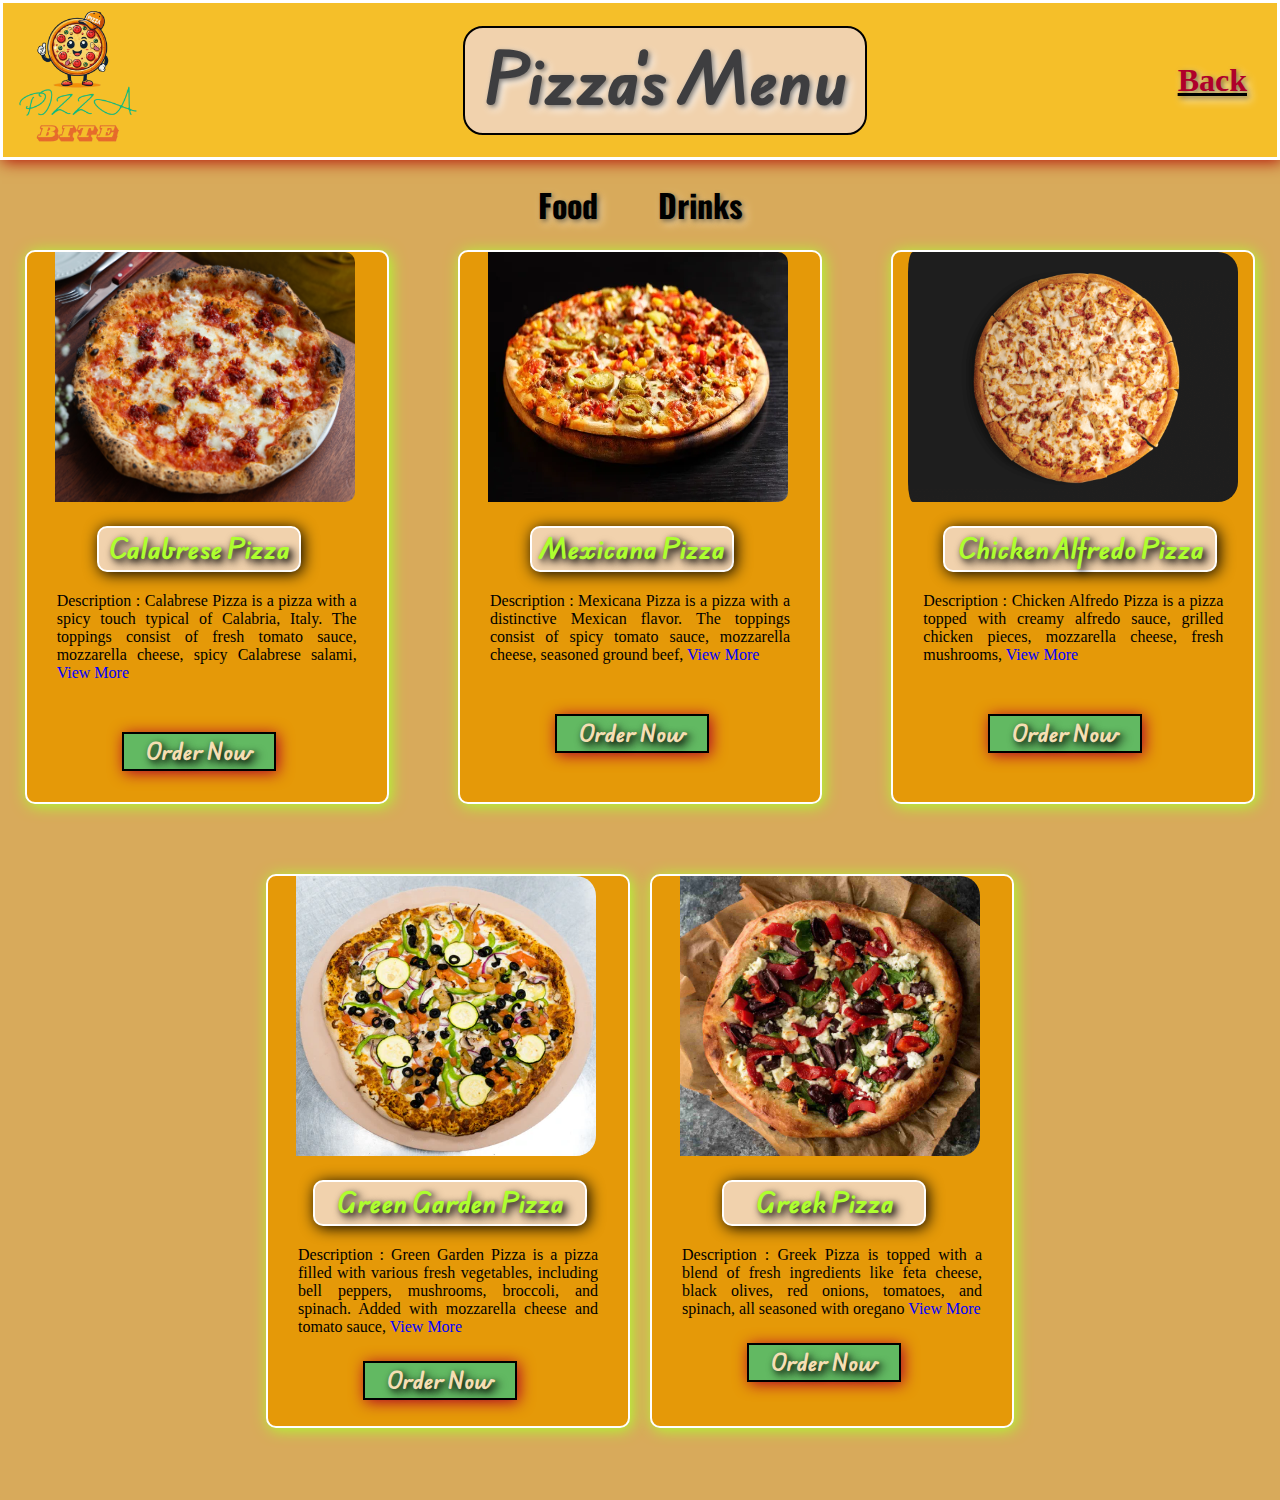
<file: sheet2.html>
<!DOCTYPE html>
<html lang="en">
<head>
    <meta name="viewport" content="width=device-width, initial-scale=1.0">
    <link rel="stylesheet" href="./css/sheet2.css">
    <meta charset="UTF-8">
    <meta name="viewport" content="width=device-width, initial-scale=1.0">
    <title>Website Menu</title>
    <style>
        .more-text {
            display: none;
        }
        .view-more {
            color: blue;
            cursor: pointer;
        }
        .card.expanded {
            height: auto;
        }
        .PBcard, .PBcard2 {
            display: flex;
            flex-wrap: wrap;
            gap: 20px;
        }
        .hide {
            display: none;
        }
        .fade {
            opacity: 0;
            transition: opacity 0.5s ease-in-out;
        }
        .fade.show {
            opacity: 1;
        }
    </style>
</head>
<body>
    <div class="PZ">
        <div class="BG"><img width="150px" height="150px" src="./sheet2/PIZZA_BC.png" alt=""></div>
        <div class="PM"><h1>Pizza's Menu</h1></div>
        <div class="home"><h1><a href="index.html">Back</a></h1></div>
    </div>
    <div class="PBSw">
        <div class="sw">
            <h1 id="food-btn" style="font-family: Oswald, sans-serif;">Food</h1>
            <h1 id="drinks-btn" style="font-family: Oswald, sans-serif;">Drinks</h1>
        </div>
    </div>
    <div id="food-section" class="PBcard show">
        <div class="card">
            <img class="imgCB" width="300px" height="250px" src="./sheet2/calabrese.jpg" alt="">
            <h2 class="h2CP">Calabrese Pizza</h2>
            <p> Description :
                Calabrese Pizza is a pizza with a spicy touch typical of Calabria, Italy. The toppings consist of fresh tomato sauce, mozzarella cheese, spicy Calabrese salami,<span class="more-text"> fresh chili, crispy red onion, savory black olives, and a sprinkling of aromatic oregano.
                This combination creates a balance of spicy and savory flavors that pamper the tongue. Suitable for spicy food lovers and pizza lovers with bold flavors.</span>
                <span class="view-more">View More</span>
            </p>
            <h2 class="h2ON">Order Now</h2>
        </div>

        <div class="card">
            <img class="imgCB" width="300px" height="250px" src="./sheet2/mexicana.jpg" alt="">
            <h2 class="h2CP">Mexicana Pizza</h2>
            <p> Description :
                Mexicana Pizza is a pizza with a distinctive Mexican flavor. The toppings consist of spicy tomato sauce, mozzarella cheese, seasoned ground beef, <span class="more-text">fresh peppers, sweet corn, black olives, and jalapenos. A sprinkling of fresh cilantro adds a distinctive aroma and flavor. Suitable for lovers of spicy food and exotic flavors.</span>
                <span class="view-more">View More</span>
            </p>
            <h2 class="h2ON">Order Now</h2>
        </div>

        <div class="card">
            <img class="imgCkn" width="330px" height="250px" src="./sheet2/ckn.png" alt="">
            <h2 class="h2CA">Chicken Alfredo Pizza</h2>
            <p> Description :
                Chicken Alfredo Pizza is a pizza topped with creamy alfredo sauce, grilled chicken pieces, mozzarella cheese, fresh mushrooms,<span class="more-text"> and a sprinkling of aromatic basil leaves. This combination of creamy and savory flavors is perfect for pizza lovers with an elegant touch.</span>
                <span class="view-more">View More</span>
            </p>
            <h2 class="h2ON">Order Now</h2>
        </div>
    </div>
    <div id="food-section-2" class="PBcard2 show">
        <div class="card">
            <img class="imgGG" width="300px" height="280px" src="./sheet2/GG.png" alt="">
            <h2 class="h2GG">Green Garden Pizza</h2>
            <p> Description :
                Green Garden Pizza is a pizza filled with various fresh vegetables, including bell peppers, mushrooms, broccoli, and spinach. Added with mozzarella cheese and tomato sauce,<span class="more-text">this pizza is suitable for vegetarians and health food lovers.</span>
                <span class="view-more">View More</span>
            </p>
            <h2 class="h2ONGG">Order Now</h2>
        </div>

        <div class="card">
            <img class="imgGG" width="300px" height="280px" src="./sheet2/Greek-Pizza.jpg" alt="">
            <h2 class="h2CP">Greek Pizza</h2>
            <p> Description :
                Greek Pizza is topped with a blend of fresh ingredients like feta cheese, black olives, red onions, tomatoes, and spinach, all seasoned with oregano<span class="more-text">and olive oil,creating a savory and tangy Mediterranean flavor.</span>
                <span class="view-more">View More</span>
            </p>
            <h2 class="h2ONGG">Order Now</h2>
        </div>
    </div>

    <div id="drinks-section" class="PBcard fade" style="display: none;">
        <!-- Drinks Cards -->
        <div class="card">
            <img class="imgCB" width="300px" height="300px" src="./sheet2/lemonade.jpg" alt="">
            <h2 class="h2CP">Lemonade</h2>
            <p> Description :
                A refreshing drink made from freshly squeezed lemon juice, water, and a touch of sugar, perfect for a hot day.<span class="more-text"></span>
                <span class="view-more">View More</span>
            </p>
            <h2 class="h2ONlemonade">Order Now</h2>
        </div>

        <div class="card">
            <img class="imgCB" width="300px" height="250px" src="./sheet2/iced coffee.jpg" alt="">
            <h2 class="h2CP">Iced Coffee</h2>
            <p> Description :
                Iced Coffee is a refreshing beverage made by brewing coffee and serving it over ice.<span class="more-text">It's often enhanced with milk, cream, and sweeteners to create a cool and invigorating drink perfect for hot days.</span>
                <span class="view-more">View More</span>
            </p>
            <h2 class="h2ON">Order Now</h2>
        </div>

        <div class="card">
            <img class="imgCkn" width="330px" height="250px" src="./sheet2/smoothie.jpg" alt="">
            <h2 class="h2CA">Smoothie</h2>
            <p> Description :
                A healthy smoothie made from fresh fruits and yogurt, perfect for a nutritious start to your day.<span class="more-text"></span>
                <span class="view-more">View More</span>
            </p>
            <h2 class="h2ON">Order Now</h2>
        </div>
    </div>

    <div id="drinks-section-2" class="PBcard2 fade" style="display: none;">
        <div class="card">
            <img class="imgGG" width="300px" height="280px" src="./sheet2/CAFFE LATTE.jpg" alt="">
            <h2 class="h2GG">Caffe Latte</h2>
            <p> Description :
                A smooth and creamy coffee drink made with rich espresso and steamed milk, topped with a light<span class="more-text">layer of foam. Perfect for a comforting and mellow coffee experience.</span>
                <span class="view-more">View More</span>
            </p>
            <h2 class="h2ONGG">Order Now</h2>
        </div>

        <div class="card">
            <img class="imgGG" width="300px" height="280px" src="./sheet2/vanilla.jpg" alt="">
            <h2 class="h2CP">Vanilla Latte</h2>
            <p> Description :
                Vanilla Latte is a coffee drink made with a combination of espresso, steamed milk, and vanilla syrup. It tastes<span class="more-text">smooth and sweet with a distinctive vanilla aroma, perfect for enjoying as a morning drink or at leisure.</span>
                <span class="view-more">View More</span>
            </p>
            <h2 class="h2ONGG">Order Now</h2>
        </div>
    </div>
    <script>
        document.addEventListener('DOMContentLoaded', function () {
            const viewMoreTexts = document.querySelectorAll('.view-more');
            viewMoreTexts.forEach(function (viewMoreText) {
                viewMoreText.addEventListener('click', function () {
                    const card = viewMoreText.closest('.card');
                    const moreText = card.querySelector('.more-text');
                    if (moreText.style.display === 'none' || moreText.style.display === '') {
                        moreText.style.display = 'inline';
                        card.classList.add('expanded');
                        viewMoreText.textContent = 'View Less';
                    } else {
                        moreText.style.display = 'none';
                        card.classList.remove('expanded');
                        viewMoreText.textContent = 'View More';
                    }
                });
            });

            const foodBtn = document.getElementById('food-btn');
            const drinksBtn = document.getElementById('drinks-btn');
            const foodSection = document.getElementById('food-section');
            const foodSection2 = document.getElementById('food-section-2');
            const drinksSection = document.getElementById('drinks-section');
            const drinksSection2 = document.getElementById('drinks-section-2');

            function showSection(showSection1, showSection2, hideSection1, hideSection2) {
                hideSection1.classList.remove('show');
                hideSection1.classList.add('fade');
                hideSection1.style.display = 'none';
                hideSection2.classList.remove('show');
                hideSection2.classList.add('fade');
                hideSection2.style.display = 'none';

                setTimeout(() => {
                    showSection1.classList.remove('fade');
                    showSection1.classList.add('show');
                    showSection1.style.display = 'flex';
                    showSection2.classList.remove('fade');
                    showSection2.classList.add('show');
                    showSection2.style.display = 'flex';
                }, 500); // Match this to the CSS transition duration
            }

            foodBtn.addEventListener('click', function () {
                showSection(foodSection, foodSection2, drinksSection, drinksSection2);
                foodBtn.classList.add('active');
                drinksBtn.classList.remove('active');
            });

            drinksBtn.addEventListener('click', function () {
                showSection(drinksSection, drinksSection2, foodSection, foodSection2);
                drinksBtn.classList.add('active');
                foodBtn.classList.remove('active');
            });
        });
    </script>
</body>
</html>
</file>
<file: css/sheet2.css>
@import url('https://fonts.googleapis.com/css2?family=Edu+AU+VIC+WA+NT+Hand:wght@400..700&family=Playwrite+BE+VLG:wght@200&family=Raleway:ital,wght@0,300;1,300&family=Zain:wght@200;300;400;700;800;900&display=swap');
@import url('https://fonts.googleapis.com/css2?family=Edu+AU+VIC+WA+NT+Hand:wght@400..700&family=Oswald:wght@200..700&family=Playwrite+BE+VLG:wght@200&family=Raleway:ital,wght@0,300;1,300&family=Zain:wght@200;300;400;700;800;900&display=swap');

body {
    background-color: rgb(216,170,91);
    margin: 0;
    height: 1500px;
}

.PZ {
    justify-content: space-between;
    display: flex;
    border: 3px white solid;
    background-color: rgb(245,191,41);
    box-shadow: 2px 2px 15px rgb(180,19,7);
    align-items: center;
}

.PM h1 {
    font-family: "Edu AU VIC WA NT Hand", cursive;
    font-size: 60px;
    text-shadow: 2px 2px 5px rgba(0, 0, 0, 0.5), 4px 4px 10px white;
    margin: 0;
    color: rgb(62,62,64);
    background-color: rgb(241,210,173);
    border: 2px black solid;
    height: 80px;
    width: 400px;
    text-align: center;
    border-radius: 20px;
    padding-bottom: 25px;
}

.home h1 {
    text-align: center;
    margin: 0;
    margin-right: 30px;
}

.home a {
    color: rgb(175,0,42);
    text-decoration-color: black;
    text-shadow: 2px 2px 5px rgba(0, 0, 0, 0.5), 4px 4px 10px white;
    text-align: center;
    margin: 0;
}

.home a:hover {
    color: rgb(98,185,98);
}

.card {
    background-color: rgb(229,153,8);
    width: 360px;
    border: 2px white solid;
    height: 550px;
    border-radius: 10px;
    box-shadow: 2px 2px 15px greenyellow;
    transition: transform 0.3s ease, height 0.3s ease;
}

.card.expanded {
    height: auto;
}

.card:hover {
    transform: scale(1.05);
}

.imgCB {
    padding-left: 28px;
    border-radius: 10px;
}

.imgGG{
    padding-left: 28px;
    border-radius: 20px;
}

.PBcard {
    display: flex;
    justify-content:space-around;
    margin-bottom: 70px;
}

.PBcard2{
    display: flex;
    justify-content: center;
    gap: 90px;
}

.PBSw {
    display: flex;
    justify-content: center;
}

.sw {
    display: flex;
    gap: 60px;
}

.sw h1{
    text-shadow: 2px 2px 5px rgba(0, 0, 0, 0.5), 4px 4px 10px wheat;
}

.sw h1:hover{
    color: rgb(98,185,98);
    cursor: pointer;
}

.h2CP {
    font-family: "Edu AU VIC WA NT Hand", cursive;
    text-align: center;
    color: greenyellow;
    background-color: rgb(241,210,173);
    text-shadow: 2px 2px 5px rgba(0, 0, 0, 0.5), 4px 4px 10px black;
    width: 200px;
    border: 2px white solid;
    margin-left: 70px;
    border-radius: 10px;
    box-shadow: 2px 2px 15px black;
}

.h2CA{
    font-family: "Edu AU VIC WA NT Hand", cursive;
    text-align: center;
    color: greenyellow;
    background-color: rgb(241,210,173);
    text-shadow: 2px 2px 5px rgba(0, 0, 0, 0.5), 4px 4px 10px black;
    width: 270px;
    border: 2px white solid;
    margin-left: 50px;
    border-radius: 10px;
    box-shadow: 2px 2px 15px black;
}

.h2GG{
    font-family: "Edu AU VIC WA NT Hand", cursive;
    text-align: center;
    color: greenyellow;
    background-color: rgb(241,210,173);
    text-shadow: 2px 2px 5px rgba(0, 0, 0, 0.5), 4px 4px 10px black;
    width: 270px;
    border: 2px white solid;
    margin-left: 45px;
    border-radius: 10px;
    box-shadow: 2px 2px 15px black;
}

.card p {
    text-align: justify;
    width: 300px;
    padding-left: 30px;
}

.h2ON {
    font-family: "Edu AU VIC WA NT Hand", cursive;
    text-align: center;
    color: wheat;
    background-color: rgb(98,185,98);
    text-shadow: 2px 2px 5px rgba(0, 0, 0, 0.5), 4px 4px 10px black;
    width: 150px;
    font-size: 20px;
    border: 2px black solid;
    margin-top: 50px;
    margin-left: 95px;
    box-shadow: 2px 2px 15px rgb(175,0,42);
    cursor: pointer;
    transition: transform 0.3s ease, height 0.3s ease;
}

.h2ON:hover{
    transform: scale(1.05);
}

.h2ONGG{
    font-family: "Edu AU VIC WA NT Hand", cursive;
    text-align: center;
    color: wheat;
    background-color: rgb(98,185,98);
    text-shadow: 2px 2px 5px rgba(0, 0, 0, 0.5), 4px 4px 10px black;
    width: 150px;
    font-size: 20px;
    border: 2px black solid;
    margin-top: 25px;
    margin-left: 95px;
    box-shadow: 2px 2px 15px rgb(175,0,42);
    cursor: pointer;
    transition: transform 0.3s ease, height 0.3s ease;
}

.h2ONGG:hover{
    transform: scale(1.05);
}

.h2ONlemonade{
    font-family: "Edu AU VIC WA NT Hand", cursive;
    text-align: center;
    color: wheat;
    background-color: rgb(98,185,98);
    text-shadow: 2px 2px 5px rgba(0, 0, 0, 0.5), 4px 4px 10px black;
    width: 150px;
    font-size: 20px;
    border: 2px black solid;
    margin-top: 25px;
    margin-left: 95px;
    box-shadow: 2px 2px 15px rgb(175,0,42);
    cursor: pointer;
    transition: transform 0.3s ease, height 0.3s ease;
}

.h2ONlemonade:hover{
    transform: scale(1.05);
}

.imgCkn{
    padding-left: 15px;
    border-radius: 20px;
}

.fade {
    opacity: 0;
    transition: opacity 0.5s ease-in-out;
}

.show {
    opacity: 1;
    transition: opacity 0.5s ease-in-out;
}



@media only screen and (max-width: 768px) {
    .PBcard, .PBcard2 {
        flex-direction: column;
        align-items: center;
    }

    .home{
        padding-left: 30px;
    }

    .PZ{
        width: 480px;
    }

    .PM h1 {
        font-size: 40px;
        width: 250px;
        height: 60px;
        padding-bottom: 10px;
    }

    .card {
        width: 90%;
        margin-bottom: 20px;
        height: auto;
    }

    .h2CP, .h2CA, .h2GG {
        width: 300px;
        margin: 0;
        margin-left: 50px;
    }

    .h2ON, .h2ONGG, .h2ONlemonade {
        margin: 20px auto;
    }

    .imgCB, .imgGG, .imgCkn {
        padding-left: 50px;
    }

    .card p {
        width: 90%;
        padding-left: 0;
    }

    .sw {
        align-items: center;
        gap: 20px;
    }
}

@media only screen and (max-width: 480px) {
    .PM h1 {
        font-size: 30px;
        width: 200px;
    }

    .card {
        width: 100%;
    }

    .card p {
        width: 100%;
    }
}
</file>
